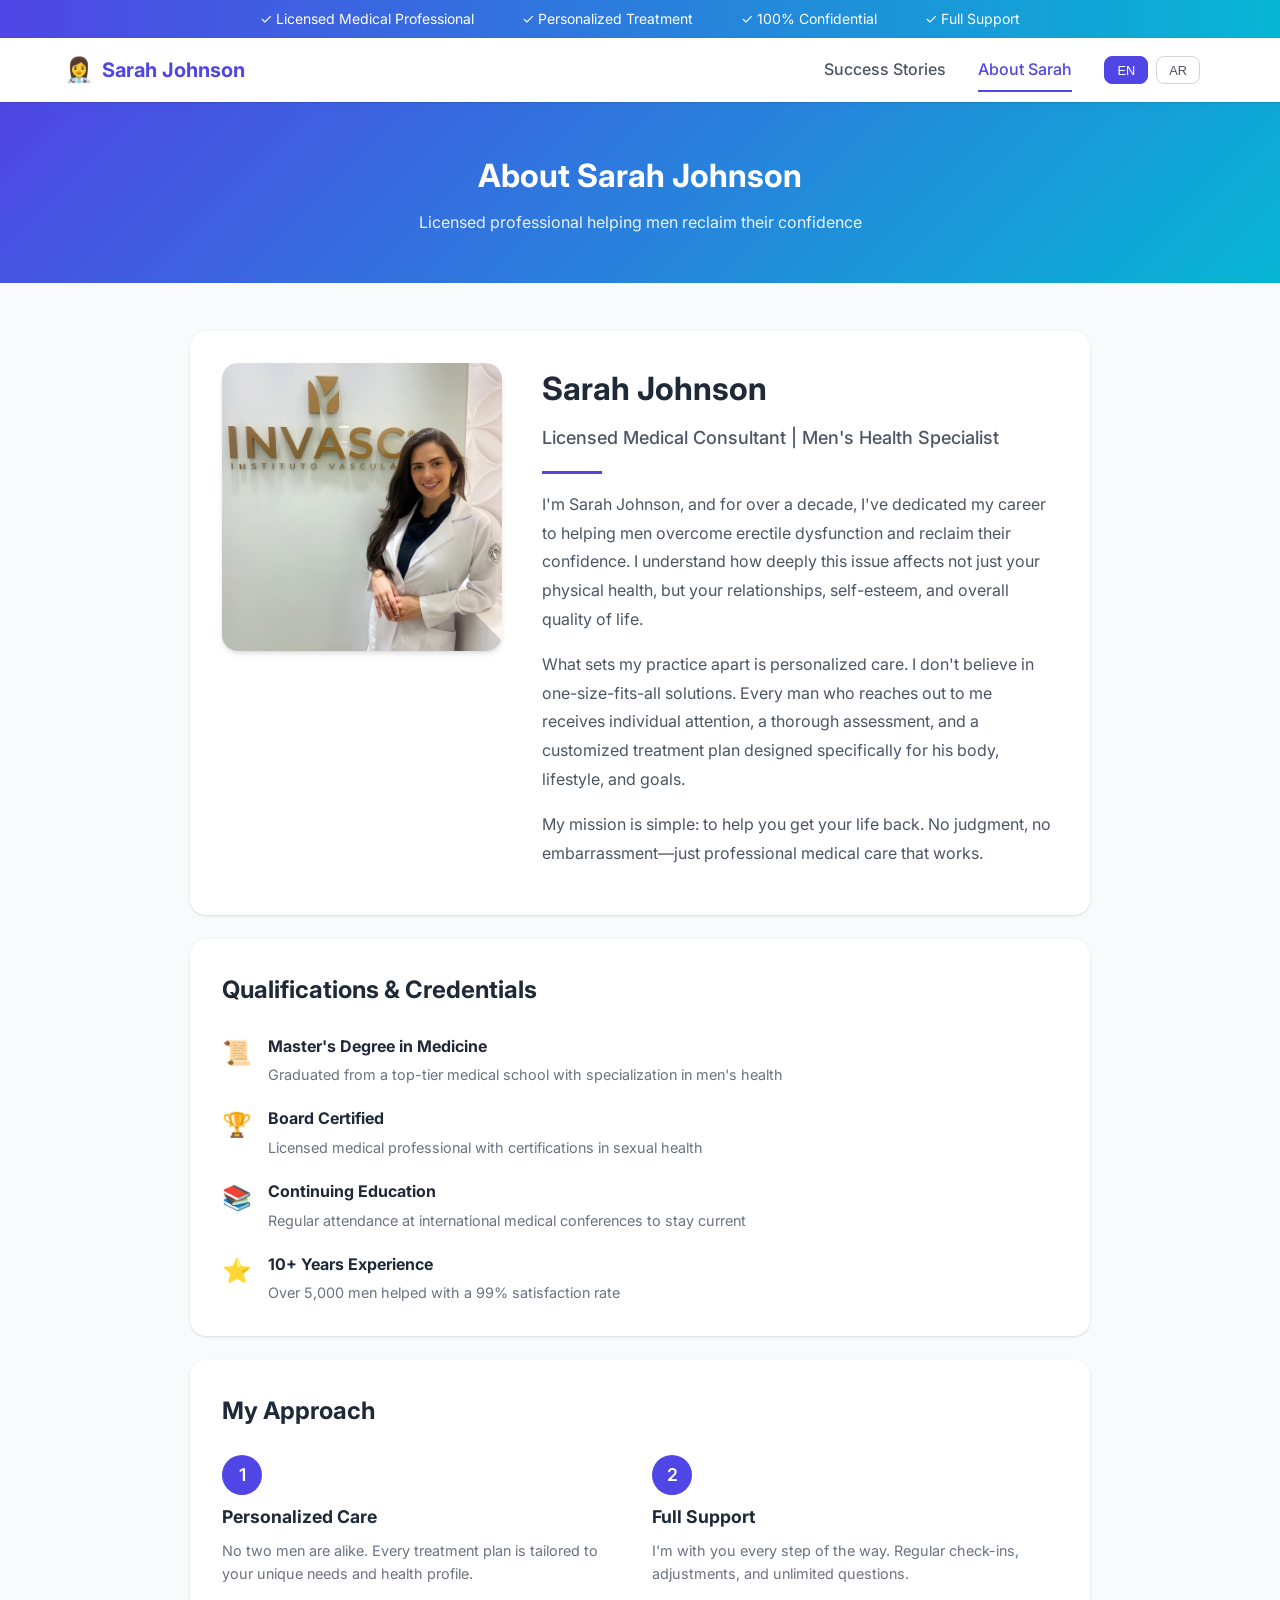
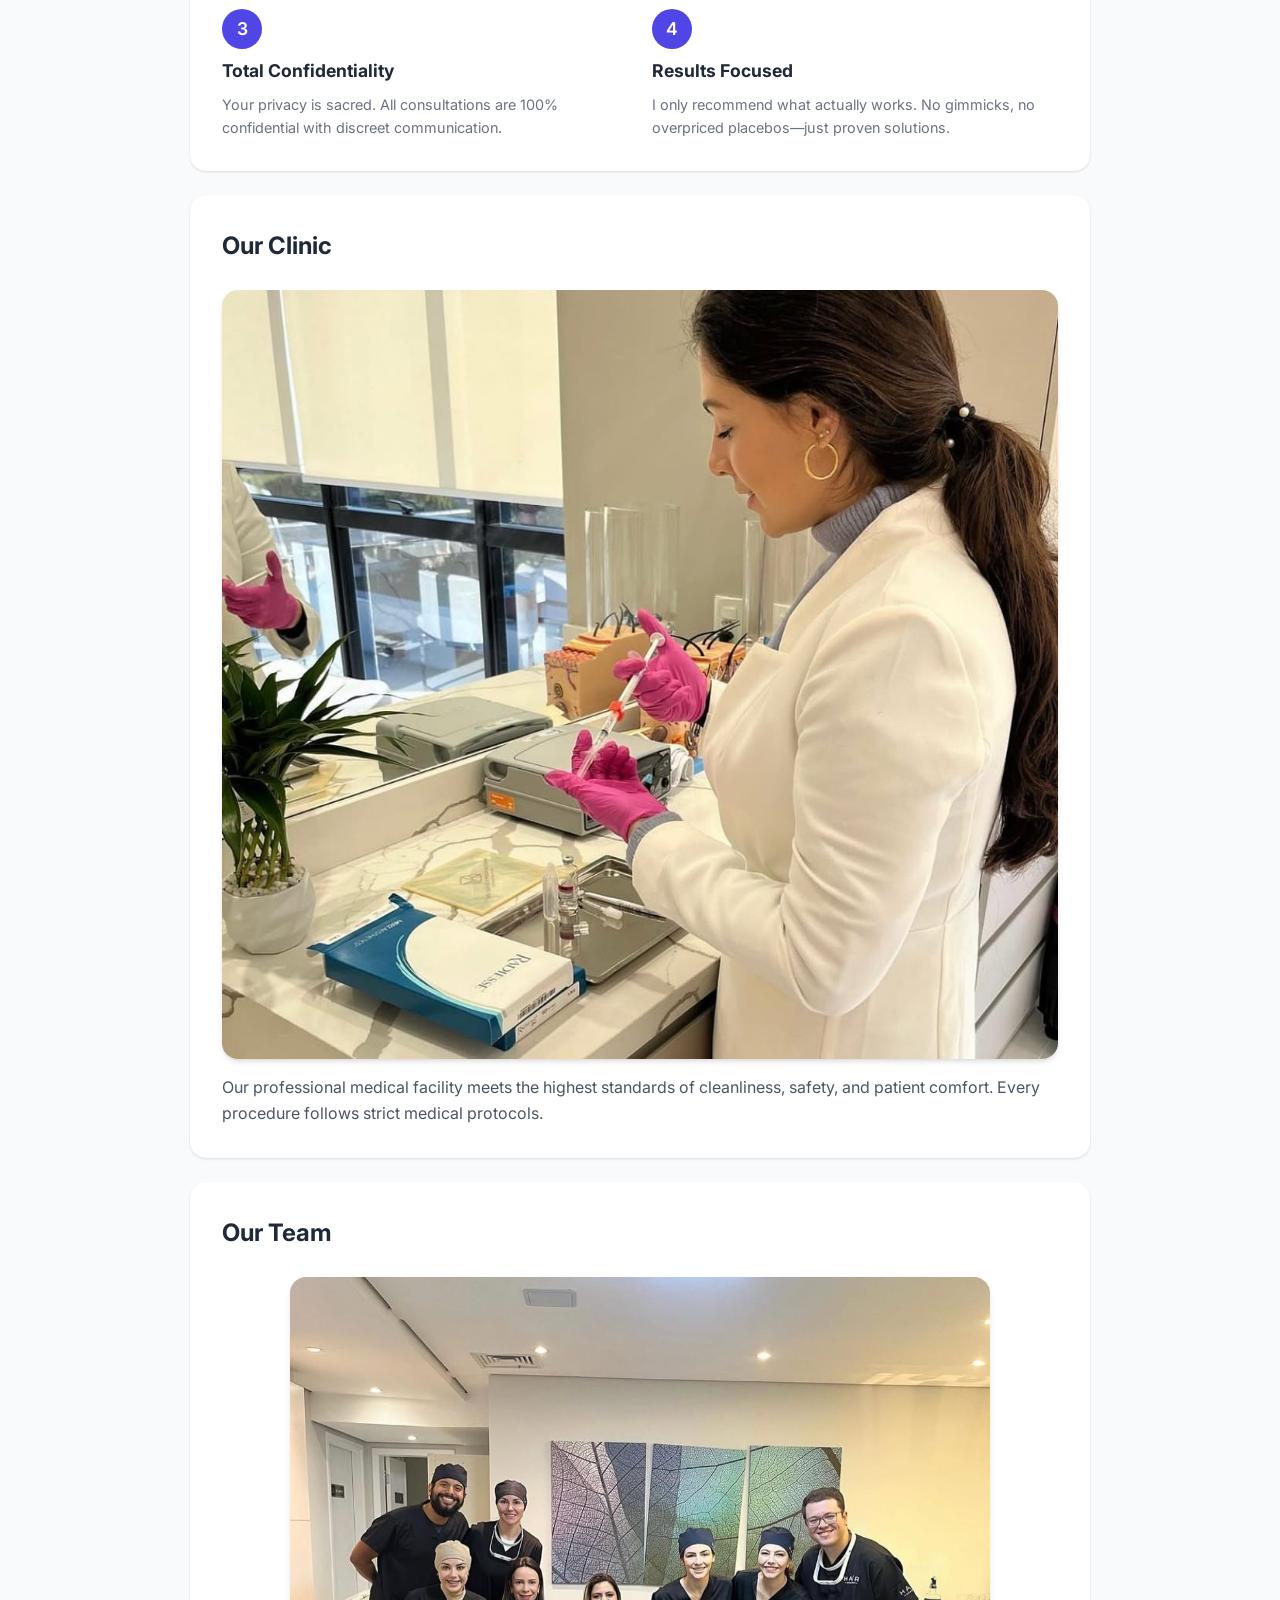
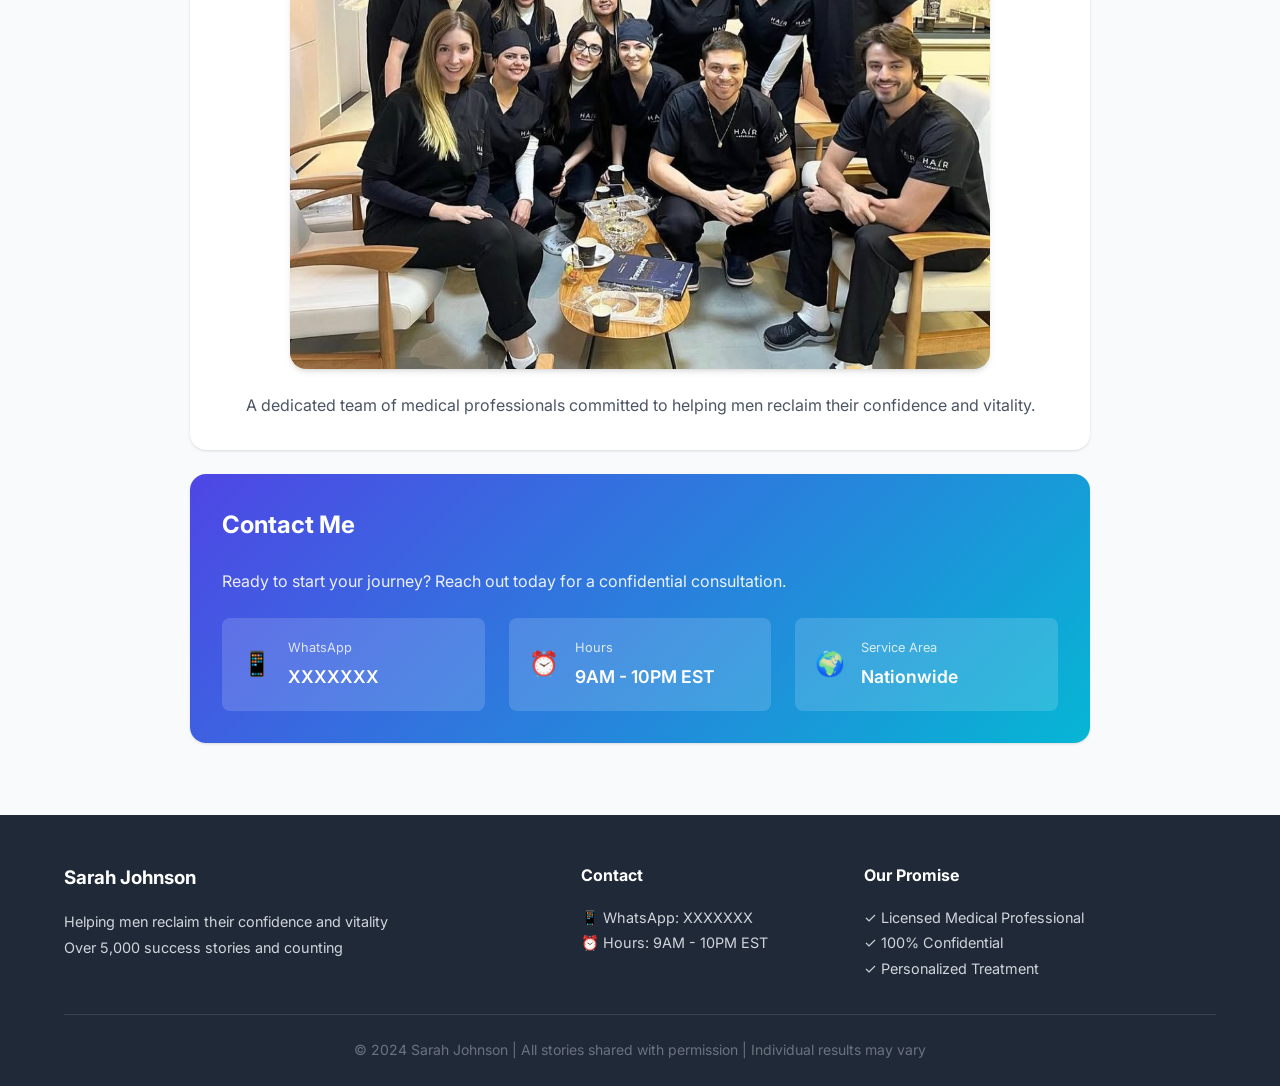
<file: about.html>
<!DOCTYPE html>
<html lang="ar">
<head>
    <meta charset="UTF-8">
    <meta name="viewport" content="width=device-width, initial-scale=1.0">
    <title>About Sarah - Licensed Medical Consultant</title>
    <link rel="stylesheet" href="styles.css?v=9">
    <link href="https://fonts.googleapis.com/css2?family=Inter:wght@400;500;600;700&display=swap" rel="stylesheet">
    <style>
        .about-section {
            padding: 3rem 0;
        }

        .about-content {
            max-width: 900px;
            margin: 0 auto;
        }

        .about-card {
            background: white;
            border-radius: var(--radius-lg);
            padding: 2rem;
            margin-bottom: 1.5rem;
            box-shadow: var(--shadow);
        }

        .about-card h2 {
            font-size: 1.5rem;
            margin-bottom: 1.5rem;
            color: var(--gray-800);
        }

        .sarah-profile {
            display: grid;
            grid-template-columns: 280px 1fr;
            gap: 2.5rem;
            align-items: start;
        }

        .profile-image {
            border-radius: var(--radius-lg);
            overflow: hidden;
            box-shadow: var(--shadow-md);
        }

        .profile-image img {
            width: 100%;
            height: auto;
            display: block;
        }

        .profile-info h2 {
            font-size: 2rem;
            margin-bottom: 0.5rem;
        }

        .profile-title {
            color: var(--primary-color);
            font-weight: 500;
            font-size: 1.125rem;
            margin-bottom: 1rem;
        }

        .profile-divider {
            width: 60px;
            height: 3px;
            background: var(--primary-color);
            margin: 1rem 0;
        }

        .profile-info p {
            color: var(--gray-600);
            line-height: 1.8;
            margin-bottom: 1rem;
        }

        .qualification-list {
            display: grid;
            gap: 1.25rem;
        }

        .qual-item {
            display: flex;
            gap: 1rem;
            align-items: flex-start;
        }

        .qual-icon {
            font-size: 1.5rem;
        }

        .qual-item h4 {
            font-size: 1rem;
            color: var(--gray-800);
            margin-bottom: 0.25rem;
        }

        .qual-item p {
            color: var(--gray-500);
            font-size: 0.9rem;
        }

        .features-grid {
            display: grid;
            grid-template-columns: repeat(2, 1fr);
            gap: 1.5rem;
        }

        .feature-item {
            display: flex;
            flex-direction: column;
            gap: 0.5rem;
        }

        .feature-icon {
            width: 40px;
            height: 40px;
            background: var(--primary-color);
            color: white;
            border-radius: 50%;
            display: flex;
            align-items: center;
            justify-content: center;
            font-weight: 600;
            font-size: 1.1rem;
        }

        .feature-item h3 {
            font-size: 1.1rem;
            color: var(--gray-800);
        }

        .feature-item p {
            font-size: 0.9rem;
            color: var(--gray-500);
        }

        .work-image, .team-photo {
            border-radius: var(--radius-lg);
            overflow: hidden;
            box-shadow: var(--shadow-md);
        }

        .work-image img, .team-photo img {
            width: 100%;
            height: auto;
            display: block;
        }

        .team-photo {
            max-width: 700px;
            margin: 0 auto;
        }

        .contact-card {
            background: linear-gradient(135deg, var(--primary-color), var(--secondary-color));
            color: white;
        }

        .contact-card h2 {
            color: white;
        }

        .contact-card > p {
            color: rgba(255,255,255,0.9);
            margin-bottom: 1.5rem;
        }

        .contact-info-large {
            display: grid;
            grid-template-columns: repeat(3, 1fr);
            gap: 1.5rem;
        }

        .contact-item {
            display: flex;
            align-items: center;
            gap: 1rem;
            background: rgba(255,255,255,0.15);
            padding: 1.25rem;
            border-radius: var(--radius);
        }

        .contact-icon {
            font-size: 1.5rem;
        }

        .contact-label {
            display: block;
            font-size: 0.8rem;
            opacity: 0.8;
            margin-bottom: 0.25rem;
        }

        .contact-value {
            display: block;
            font-size: 1.1rem;
            font-weight: 600;
        }

        @media (max-width: 768px) {
            .sarah-profile {
                grid-template-columns: 1fr;
            }

            .profile-image {
                max-width: 300px;
                margin: 0 auto;
            }

            .features-grid {
                grid-template-columns: 1fr;
            }

            .contact-info-large {
                grid-template-columns: 1fr;
            }
        }
    </style>
</head>
<body>
    <!-- Trust Bar -->
    <div class="trust-bar">
        <div class="container">
            <span>✓ <span data-i18n="trust_licensed">Licensed Medical Professional</span></span>
            <span>✓ <span data-i18n="trust_personalized">Personalized Treatment</span></span>
            <span>✓ <span data-i18n="trust_confidential">100% Confidential</span></span>
            <span>✓ <span data-i18n="trust_support">Full Support</span></span>
        </div>
    </div>

    <!-- Navigation -->
    <nav class="navbar">
        <div class="container">
            <a href="index.html" class="logo">
                <span class="logo-icon">👩‍⚕️</span>
                <span data-i18n="sarah_name">Sarah Johnson</span>
            </a>
            <div class="nav-links">
                <a href="index.html" data-i18n="nav_home">Success Stories</a>
                <a href="about.html" class="active" data-i18n="nav_about">About Sarah</a>
                <div class="lang-switcher">
                    <button class="lang-btn" data-lang="en" onclick="setLanguage('en')">EN</button>
                    <button class="lang-btn" data-lang="ar" onclick="setLanguage('ar')">AR</button>
                </div>
            </div>
            <button class="mobile-menu-btn" onclick="toggleMobileMenu()">☰</button>
        </div>
    </nav>

    <!-- Mobile Menu -->
    <div class="mobile-menu" id="mobileMenu">
        <a href="index.html" data-i18n="nav_home">Success Stories</a>
        <a href="about.html" data-i18n="nav_about">About Sarah</a>
        <div style="padding: 0.75rem 1rem;">
            <button class="lang-btn" data-lang="en" onclick="setLanguage('en')">EN</button>
            <button class="lang-btn" data-lang="ar" onclick="setLanguage('ar')">AR</button>
        </div>
    </div>

    <!-- Page Header -->
    <section class="page-header">
        <div class="container">
            <h1 data-i18n="about_title">About Sarah Johnson</h1>
            <p data-i18n="about_subtitle">Licensed professional helping men reclaim their confidence</p>
        </div>
    </section>

    <!-- About Content -->
    <section class="about-section">
        <div class="container">
            <div class="about-content">
                <!-- Personal Intro -->
                <div class="about-card sarah-profile">
                    <div class="profile-image">
                        <img src="sarah.jpg" alt="Sarah Johnson" onerror="this.style.display='none'">
                    </div>
                    <div class="profile-info">
                        <h2 data-i18n="sarah_name">Sarah Johnson</h2>
                        <p class="profile-title" data-i18n="sarah_title">Licensed Medical Consultant | Men's Health Specialist</p>
                        <div class="profile-divider"></div>
                        <p data-i18n="about_intro1">I'm Sarah Johnson, and for over a decade, I've dedicated my career to helping men overcome erectile dysfunction and reclaim their confidence. I understand how deeply this issue affects not just your physical health, but your relationships, self-esteem, and overall quality of life.</p>
                        <p data-i18n="about_intro2">What sets my practice apart is personalized care. I don't believe in one-size-fits-all solutions. Every man who reaches out to me receives individual attention, a thorough assessment, and a customized treatment plan designed specifically for his body, lifestyle, and goals.</p>
                        <p data-i18n="about_intro3">My mission is simple: to help you get your life back. No judgment, no embarrassment—just professional medical care that works.</p>
                    </div>
                </div>

                <!-- Qualifications -->
                <div class="about-card">
                    <h2 data-i18n="qual_title">🎓 Qualifications & Credentials</h2>
                    <div class="qualification-list">
                        <div class="qual-item">
                            <span class="qual-icon">📜</span>
                            <div>
                                <h4 data-i18n="qual1_title">Master's Degree in Medicine</h4>
                                <p data-i18n="qual1_desc">Graduated from a top-tier medical school with specialization in men's health</p>
                            </div>
                        </div>
                        <div class="qual-item">
                            <span class="qual-icon">🏆</span>
                            <div>
                                <h4 data-i18n="qual2_title">Board Certified</h4>
                                <p data-i18n="qual2_desc">Licensed medical professional with certifications in sexual health</p>
                            </div>
                        </div>
                        <div class="qual-item">
                            <span class="qual-icon">📚</span>
                            <div>
                                <h4 data-i18n="qual3_title">Continuing Education</h4>
                                <p data-i18n="qual3_desc">Regular attendance at international medical conferences to stay current</p>
                            </div>
                        </div>
                        <div class="qual-item">
                            <span class="qual-icon">⭐</span>
                            <div>
                                <h4 data-i18n="qual4_title">10+ Years Experience</h4>
                                <p data-i18n="qual4_desc">Over 5,000 men helped with a 99% satisfaction rate</p>
                            </div>
                        </div>
                    </div>
                </div>

                <!-- Service Philosophy -->
                <div class="about-card">
                    <h2 data-i18n="approach_title">💡 My Approach</h2>
                    <div class="features-grid">
                        <div class="feature-item">
                            <div class="feature-icon">1</div>
                            <h3 data-i18n="approach1_title">Personalized Care</h3>
                            <p data-i18n="approach1_desc">No two men are alike. Every treatment plan is tailored to your unique needs and health profile.</p>
                        </div>
                        <div class="feature-item">
                            <div class="feature-icon">2</div>
                            <h3 data-i18n="approach2_title">Full Support</h3>
                            <p data-i18n="approach2_desc">I'm with you every step of the way. Regular check-ins, adjustments, and unlimited questions.</p>
                        </div>
                        <div class="feature-item">
                            <div class="feature-icon">3</div>
                            <h3 data-i18n="approach3_title">Total Confidentiality</h3>
                            <p data-i18n="approach3_desc">Your privacy is sacred. All consultations are 100% confidential with discreet communication.</p>
                        </div>
                        <div class="feature-item">
                            <div class="feature-icon">4</div>
                            <h3 data-i18n="approach4_title">Results Focused</h3>
                            <p data-i18n="approach4_desc">I only recommend what actually works. No gimmicks, no overpriced placebos—just proven solutions.</p>
                        </div>
                    </div>
                </div>

                <!-- Work Environment -->
                <div class="about-card">
                    <h2 data-i18n="clinic_title">🏥 Our Clinic</h2>
                    <div class="work-image">
                        <img src="work.jpg" alt="Sarah at work" onerror="this.style.display='none'">
                    </div>
                    <p style="margin-top: 1rem; color: var(--gray-600);" data-i18n="clinic_desc">
                        Our professional medical facility meets the highest standards of cleanliness, safety, and patient comfort. Every procedure follows strict medical protocols.
                    </p>
                </div>

                <!-- Team -->
                <div class="about-card">
                    <h2 data-i18n="about_team_title">👥 Our Team</h2>
                    <div class="team-photo">
                        <img src="team.jpg" alt="Our medical team" onerror="this.style.display='none'">
                    </div>
                    <p style="margin-top: 1.5rem; color: var(--gray-600); text-align: center;" data-i18n="about_team_desc">
                        A dedicated team of medical professionals committed to helping men reclaim their confidence and vitality.
                    </p>
                </div>

                <!-- Contact -->
                <div class="about-card contact-card">
                    <h2 data-i18n="contact_title">📞 Contact Me</h2>
                    <p data-i18n="contact_desc">Ready to start your journey? Reach out today for a confidential consultation.</p>
                    <div class="contact-info-large">
                        <div class="contact-item">
                            <span class="contact-icon">📱</span>
                            <div>
                                <span class="contact-label" data-i18n="contact_whatsapp">WhatsApp</span>
                                <span class="contact-value">XXXXXXX</span>
                            </div>
                        </div>
                        <div class="contact-item">
                            <span class="contact-icon">⏰</span>
                            <div>
                                <span class="contact-label" data-i18n="contact_hours">Hours</span>
                                <span class="contact-value">9AM - 10PM EST</span>
                            </div>
                        </div>
                        <div class="contact-item">
                            <span class="contact-icon">🌍</span>
                            <div>
                                <span class="contact-label" data-i18n="contact_area">Service Area</span>
                                <span class="contact-value" data-i18n="contact_nationwide">Nationwide</span>
                            </div>
                        </div>
                    </div>
                </div>
            </div>
        </div>
    </section>

    <!-- Footer -->
    <footer class="footer">
        <div class="container">
            <div class="footer-content">
                <div class="footer-section">
                    <h3 data-i18n="sarah_name">Sarah Johnson</h3>
                    <p><span data-i18n="footer_tagline">Helping men reclaim their confidence and vitality</span><br><span data-i18n="footer_stories">Over 5,000 success stories and counting</span></p>
                </div>
                <div class="footer-section">
                    <h4 data-i18n="footer_contact">Contact</h4>
                    <p>📱 <span data-i18n="footer_whatsapp">WhatsApp: XXXXXXX</span></p>
                    <p>⏰ <span data-i18n="footer_hours">Hours: 9AM - 10PM EST</span></p>
                </div>
                <div class="footer-section">
                    <h4 data-i18n="footer_promise">Our Promise</h4>
                    <p>✓ <span data-i18n="trust_licensed">Licensed Professional</span><br>✓ <span data-i18n="trust_confidential">100% Confidential</span><br>✓ <span data-i18n="trust_personalized">Personalized Care</span></p>
                </div>
            </div>
            <div class="footer-bottom">
                <p data-i18n="footer_copy">© 2024 Sarah Johnson | All stories shared with permission | Individual results may vary</p>
            </div>
        </div>
    </footer>

    <script src="data.js?v=9"></script>
    <script src="app.js?v=9"></script>
</body>
</html>
</file>
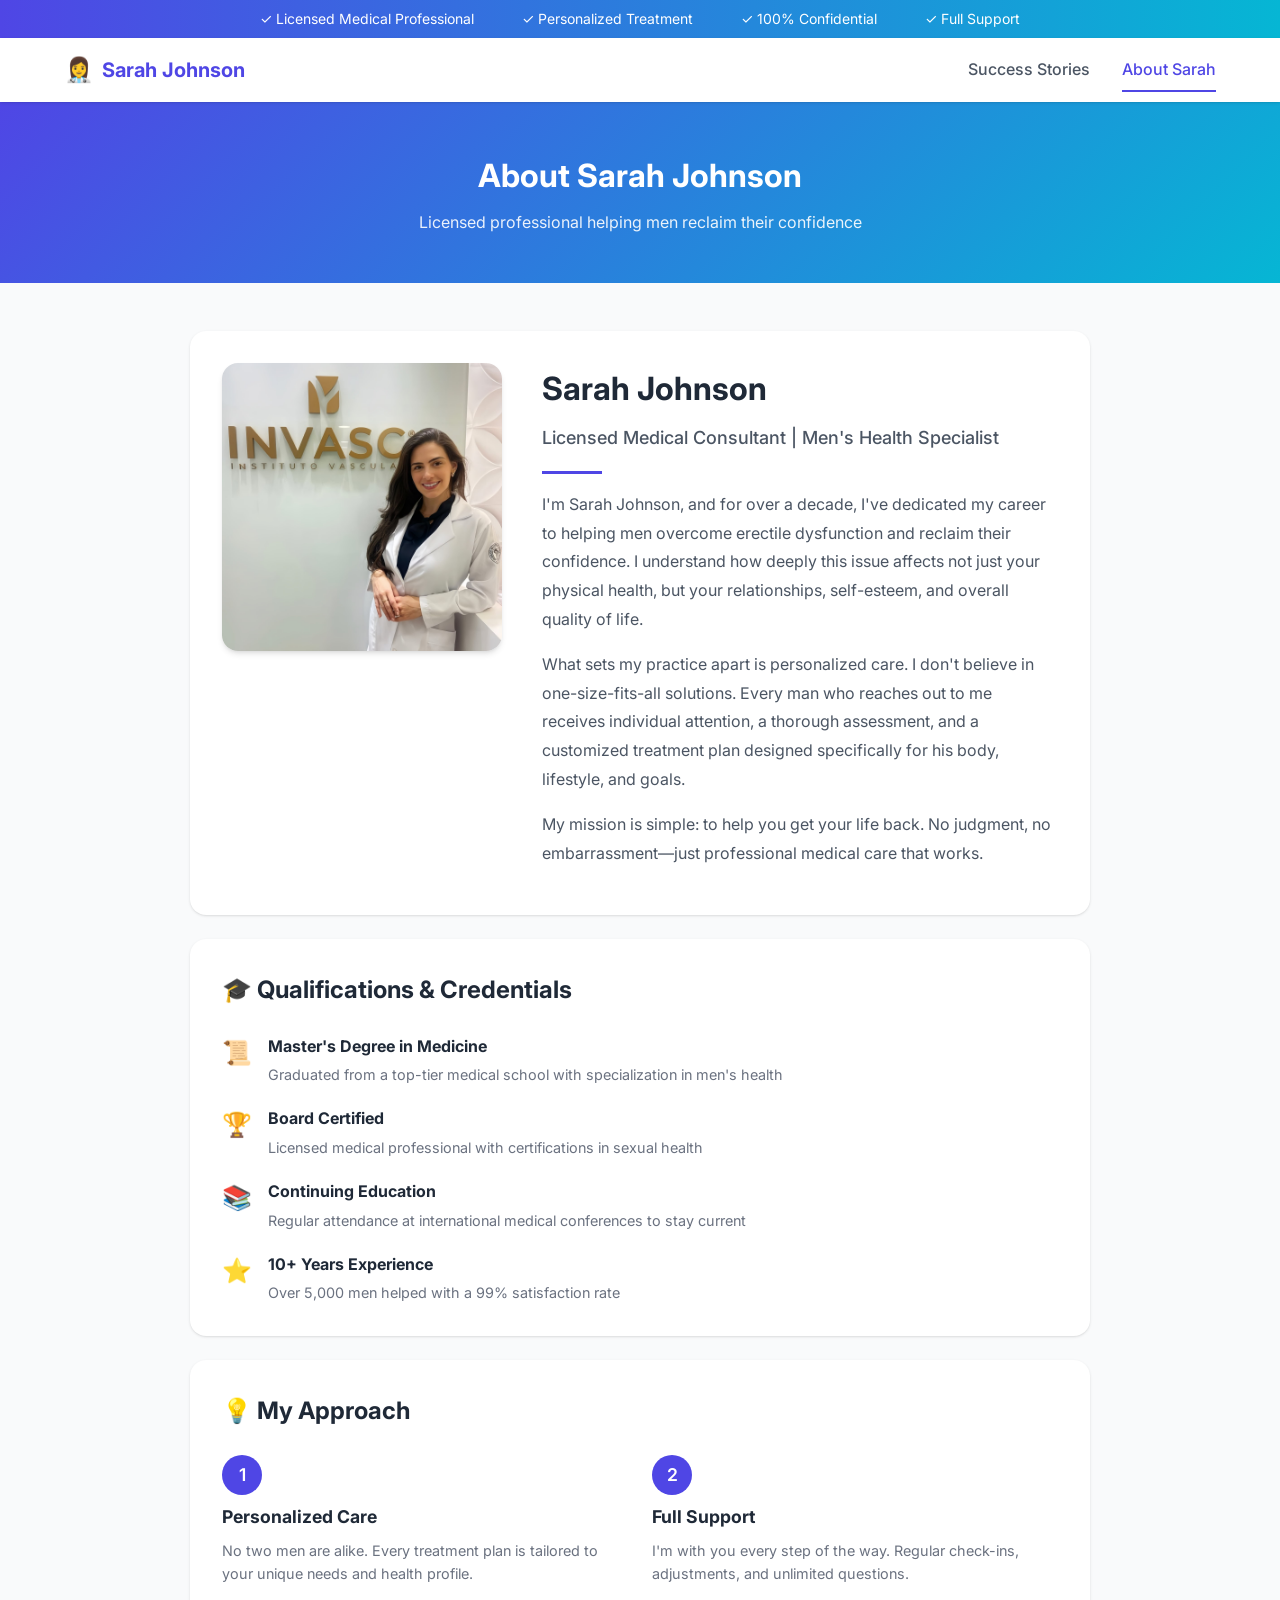
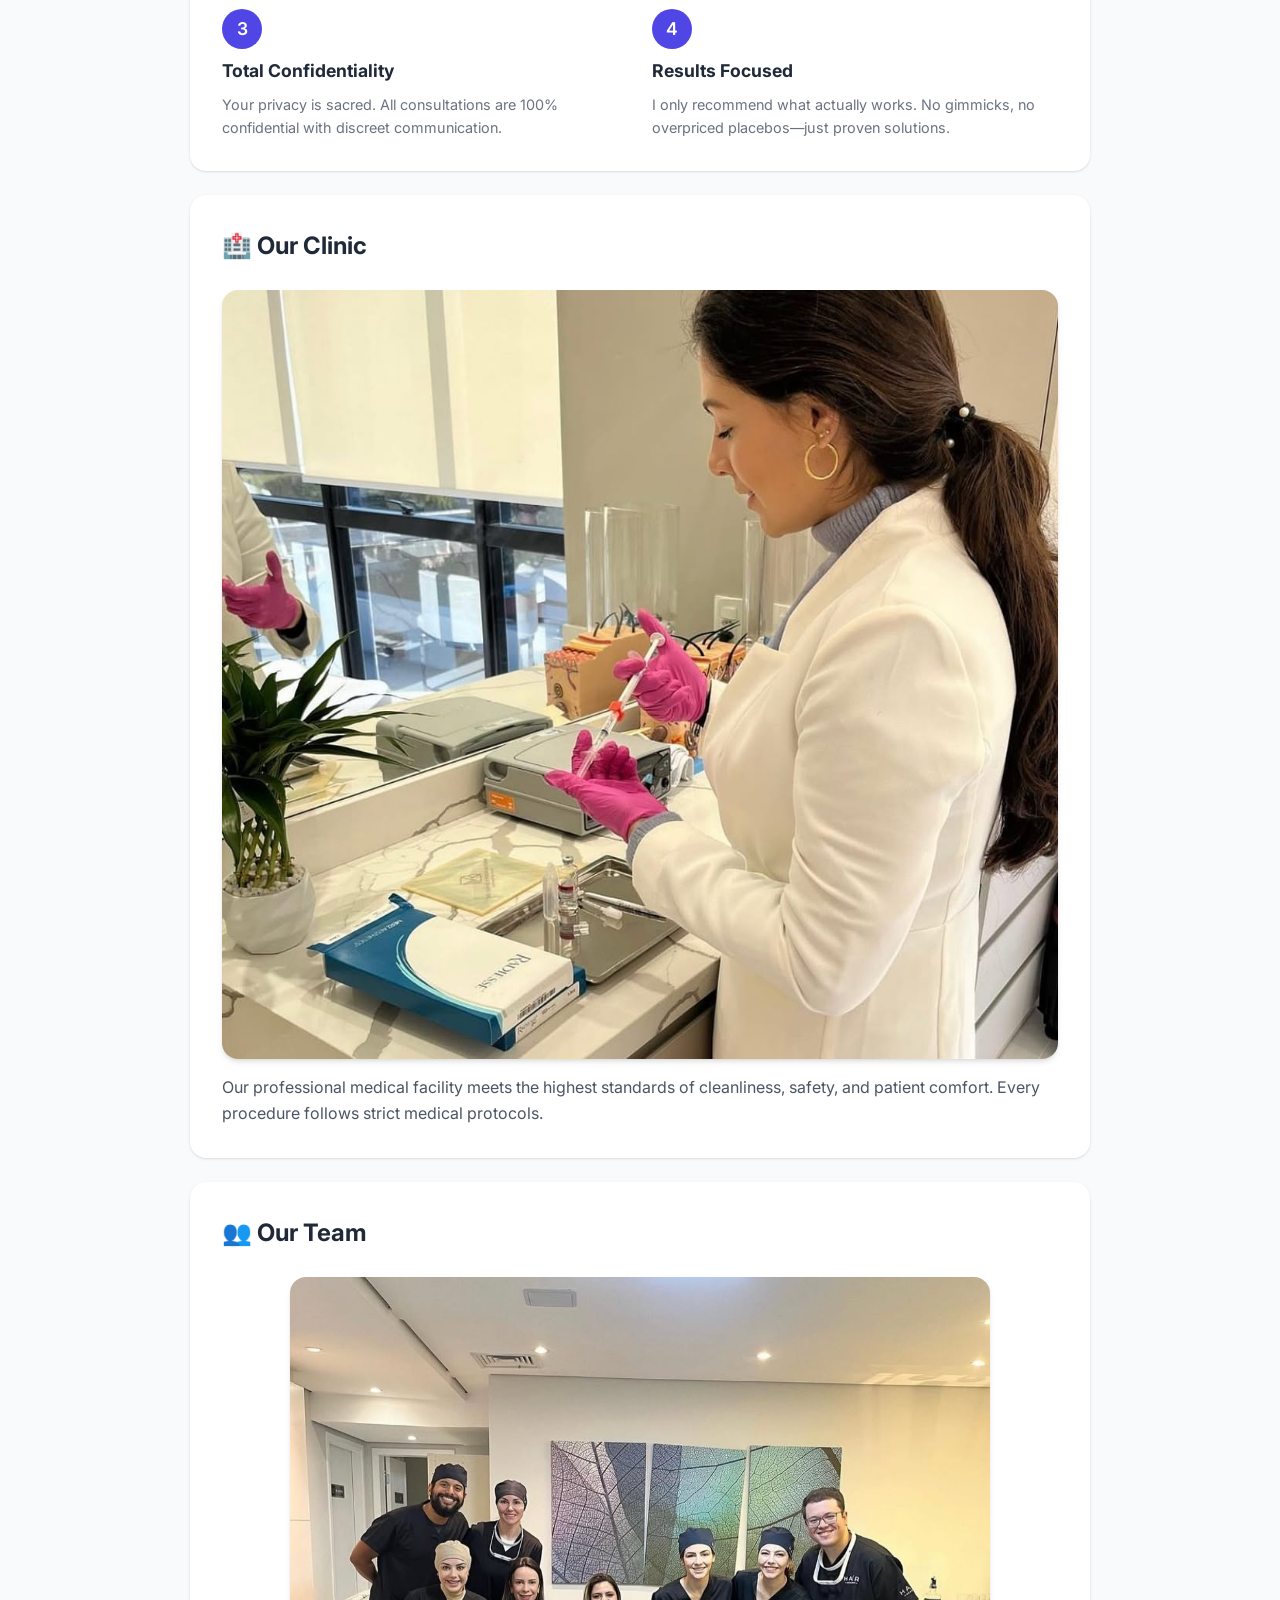
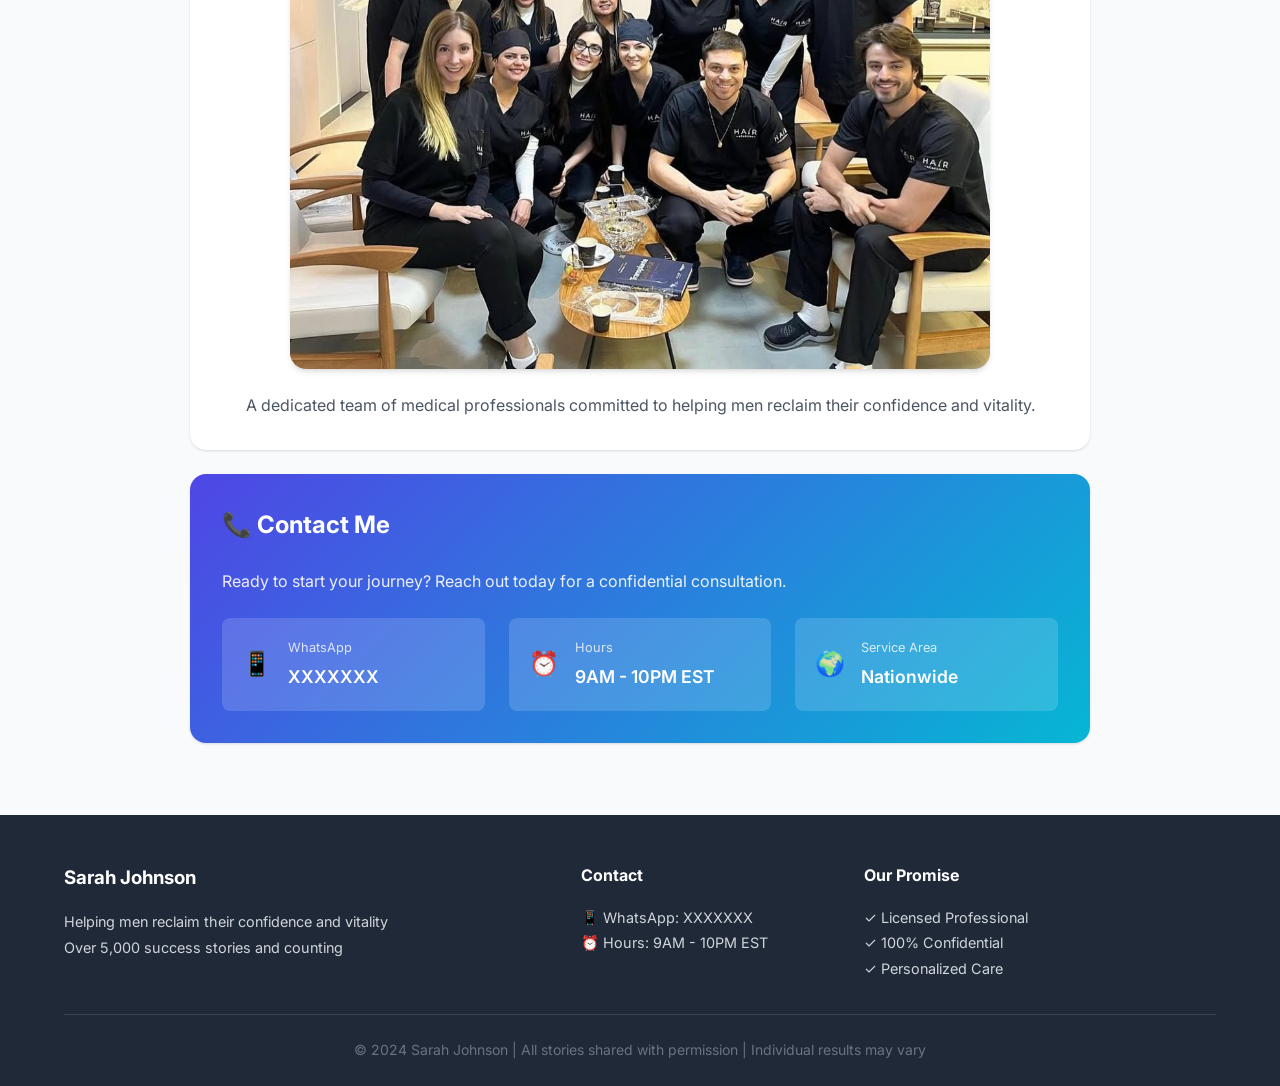
<file: about_副本.html>
<!DOCTYPE html>
<html lang="en">
<head>
    <meta charset="UTF-8">
    <meta name="viewport" content="width=device-width, initial-scale=1.0">
    <title>About Sarah - Licensed Medical Consultant</title>
    <link rel="stylesheet" href="styles.css">
    <link href="https://fonts.googleapis.com/css2?family=Inter:wght@400;500;600;700&display=swap" rel="stylesheet">
    <style>
        .about-section {
            padding: 3rem 0;
        }

        .about-content {
            max-width: 900px;
            margin: 0 auto;
        }

        .about-card {
            background: white;
            border-radius: var(--radius-lg);
            padding: 2rem;
            margin-bottom: 1.5rem;
            box-shadow: var(--shadow);
        }

        .about-card h2 {
            font-size: 1.5rem;
            margin-bottom: 1.5rem;
            color: var(--gray-800);
        }

        .sarah-profile {
            display: grid;
            grid-template-columns: 280px 1fr;
            gap: 2.5rem;
            align-items: start;
        }

        .profile-image {
            border-radius: var(--radius-lg);
            overflow: hidden;
            box-shadow: var(--shadow-md);
        }

        .profile-image img {
            width: 100%;
            height: auto;
            display: block;
        }

        .profile-info h2 {
            font-size: 2rem;
            margin-bottom: 0.5rem;
        }

        .profile-title {
            color: var(--primary-color);
            font-weight: 500;
            font-size: 1.125rem;
            margin-bottom: 1rem;
        }

        .profile-divider {
            width: 60px;
            height: 3px;
            background: var(--primary-color);
            margin: 1rem 0;
        }

        .profile-info p {
            color: var(--gray-600);
            line-height: 1.8;
            margin-bottom: 1rem;
        }

        .qualification-list {
            display: grid;
            gap: 1.25rem;
        }

        .qual-item {
            display: flex;
            gap: 1rem;
            align-items: flex-start;
        }

        .qual-icon {
            font-size: 1.5rem;
        }

        .qual-item h4 {
            font-size: 1rem;
            color: var(--gray-800);
            margin-bottom: 0.25rem;
        }

        .qual-item p {
            color: var(--gray-500);
            font-size: 0.9rem;
        }

        .features-grid {
            display: grid;
            grid-template-columns: repeat(2, 1fr);
            gap: 1.5rem;
        }

        .feature-item {
            display: flex;
            flex-direction: column;
            gap: 0.5rem;
        }

        .feature-icon {
            width: 40px;
            height: 40px;
            background: var(--primary-color);
            color: white;
            border-radius: 50%;
            display: flex;
            align-items: center;
            justify-content: center;
            font-weight: 600;
            font-size: 1.1rem;
        }

        .feature-item h3 {
            font-size: 1.1rem;
            color: var(--gray-800);
        }

        .feature-item p {
            font-size: 0.9rem;
            color: var(--gray-500);
        }

        .work-image, .team-photo {
            border-radius: var(--radius-lg);
            overflow: hidden;
            box-shadow: var(--shadow-md);
        }

        .work-image img, .team-photo img {
            width: 100%;
            height: auto;
            display: block;
        }

        .team-photo {
            max-width: 700px;
            margin: 0 auto;
        }

        .contact-card {
            background: linear-gradient(135deg, var(--primary-color), var(--secondary-color));
            color: white;
        }

        .contact-card h2 {
            color: white;
        }

        .contact-card > p {
            color: rgba(255,255,255,0.9);
            margin-bottom: 1.5rem;
        }

        .contact-info-large {
            display: grid;
            grid-template-columns: repeat(3, 1fr);
            gap: 1.5rem;
        }

        .contact-item {
            display: flex;
            align-items: center;
            gap: 1rem;
            background: rgba(255,255,255,0.15);
            padding: 1.25rem;
            border-radius: var(--radius);
        }

        .contact-icon {
            font-size: 1.5rem;
        }

        .contact-label {
            display: block;
            font-size: 0.8rem;
            opacity: 0.8;
            margin-bottom: 0.25rem;
        }

        .contact-value {
            display: block;
            font-size: 1.1rem;
            font-weight: 600;
        }

        @media (max-width: 768px) {
            .sarah-profile {
                grid-template-columns: 1fr;
            }

            .profile-image {
                max-width: 300px;
                margin: 0 auto;
            }

            .features-grid {
                grid-template-columns: 1fr;
            }

            .contact-info-large {
                grid-template-columns: 1fr;
            }
        }
    </style>
</head>
<body>
    <!-- Trust Bar -->
    <div class="trust-bar">
        <div class="container">
            <span>✓ Licensed Medical Professional</span>
            <span>✓ Personalized Treatment</span>
            <span>✓ 100% Confidential</span>
            <span>✓ Full Support</span>
        </div>
    </div>

    <!-- Navigation -->
    <nav class="navbar">
        <div class="container">
            <a href="index.html" class="logo">
                <span class="logo-icon">👩‍⚕️</span>
                <span>Sarah Johnson</span>
            </a>
            <div class="nav-links">
                <a href="index.html">Success Stories</a>
                <a href="about.html" class="active">About Sarah</a>
            </div>
            <button class="mobile-menu-btn" onclick="toggleMobileMenu()">☰</button>
        </div>
    </nav>

    <!-- Mobile Menu -->
    <div class="mobile-menu" id="mobileMenu">
        <a href="index.html">Success Stories</a>
        <a href="about.html">About Sarah</a>
    </div>

    <!-- Page Header -->
    <section class="page-header">
        <div class="container">
            <h1>About Sarah Johnson</h1>
            <p>Licensed professional helping men reclaim their confidence</p>
        </div>
    </section>

    <!-- About Content -->
    <section class="about-section">
        <div class="container">
            <div class="about-content">
                <!-- Personal Intro -->
                <div class="about-card sarah-profile">
                    <div class="profile-image">
                        <img src="sarah.jpg" alt="Sarah Johnson" onerror="this.style.display='none'">
                    </div>
                    <div class="profile-info">
                        <h2>Sarah Johnson</h2>
                        <p class="profile-title">Licensed Medical Consultant | Men's Health Specialist</p>
                        <div class="profile-divider"></div>
                        <p>I'm Sarah Johnson, and for over a decade, I've dedicated my career to helping men overcome erectile dysfunction and reclaim their confidence. I understand how deeply this issue affects not just your physical health, but your relationships, self-esteem, and overall quality of life.</p>
                        <p>What sets my practice apart is personalized care. I don't believe in one-size-fits-all solutions. Every man who reaches out to me receives individual attention, a thorough assessment, and a customized treatment plan designed specifically for his body, lifestyle, and goals.</p>
                        <p>My mission is simple: to help you get your life back. No judgment, no embarrassment—just professional medical care that works.</p>
                    </div>
                </div>

                <!-- Qualifications -->
                <div class="about-card">
                    <h2>🎓 Qualifications & Credentials</h2>
                    <div class="qualification-list">
                        <div class="qual-item">
                            <span class="qual-icon">📜</span>
                            <div>
                                <h4>Master's Degree in Medicine</h4>
                                <p>Graduated from a top-tier medical school with specialization in men's health</p>
                            </div>
                        </div>
                        <div class="qual-item">
                            <span class="qual-icon">🏆</span>
                            <div>
                                <h4>Board Certified</h4>
                                <p>Licensed medical professional with certifications in sexual health</p>
                            </div>
                        </div>
                        <div class="qual-item">
                            <span class="qual-icon">📚</span>
                            <div>
                                <h4>Continuing Education</h4>
                                <p>Regular attendance at international medical conferences to stay current</p>
                            </div>
                        </div>
                        <div class="qual-item">
                            <span class="qual-icon">⭐</span>
                            <div>
                                <h4>10+ Years Experience</h4>
                                <p>Over 5,000 men helped with a 99% satisfaction rate</p>
                            </div>
                        </div>
                    </div>
                </div>

                <!-- Service Philosophy -->
                <div class="about-card">
                    <h2>💡 My Approach</h2>
                    <div class="features-grid">
                        <div class="feature-item">
                            <div class="feature-icon">1</div>
                            <h3>Personalized Care</h3>
                            <p>No two men are alike. Every treatment plan is tailored to your unique needs and health profile.</p>
                        </div>
                        <div class="feature-item">
                            <div class="feature-icon">2</div>
                            <h3>Full Support</h3>
                            <p>I'm with you every step of the way. Regular check-ins, adjustments, and unlimited questions.</p>
                        </div>
                        <div class="feature-item">
                            <div class="feature-icon">3</div>
                            <h3>Total Confidentiality</h3>
                            <p>Your privacy is sacred. All consultations are 100% confidential with discreet communication.</p>
                        </div>
                        <div class="feature-item">
                            <div class="feature-icon">4</div>
                            <h3>Results Focused</h3>
                            <p>I only recommend what actually works. No gimmicks, no overpriced placebos—just proven solutions.</p>
                        </div>
                    </div>
                </div>

                <!-- Work Environment -->
                <div class="about-card">
                    <h2>🏥 Our Clinic</h2>
                    <div class="work-image">
                        <img src="work.jpg" alt="Sarah at work" onerror="this.style.display='none'">
                    </div>
                    <p style="margin-top: 1rem; color: var(--gray-600);">
                        Our professional medical facility meets the highest standards of cleanliness, safety, and patient comfort. Every procedure follows strict medical protocols.
                    </p>
                </div>

                <!-- Team -->
                <div class="about-card">
                    <h2>👥 Our Team</h2>
                    <div class="team-photo">
                        <img src="team.jpg" alt="Our medical team" onerror="this.style.display='none'">
                    </div>
                    <p style="margin-top: 1.5rem; color: var(--gray-600); text-align: center;">
                        A dedicated team of medical professionals committed to helping men reclaim their confidence and vitality.
                    </p>
                </div>

                <!-- Contact -->
                <div class="about-card contact-card">
                    <h2>📞 Contact Me</h2>
                    <p>Ready to start your journey? Reach out today for a confidential consultation.</p>
                    <div class="contact-info-large">
                        <div class="contact-item">
                            <span class="contact-icon">📱</span>
                            <div>
                                <span class="contact-label">WhatsApp</span>
                                <span class="contact-value">XXXXXXX</span>
                            </div>
                        </div>
                        <div class="contact-item">
                            <span class="contact-icon">⏰</span>
                            <div>
                                <span class="contact-label">Hours</span>
                                <span class="contact-value">9AM - 10PM EST</span>
                            </div>
                        </div>
                        <div class="contact-item">
                            <span class="contact-icon">🌍</span>
                            <div>
                                <span class="contact-label">Service Area</span>
                                <span class="contact-value">Nationwide</span>
                            </div>
                        </div>
                    </div>
                </div>
            </div>
        </div>
    </section>

    <!-- Footer -->
    <footer class="footer">
        <div class="container">
            <div class="footer-content">
                <div class="footer-section">
                    <h3>Sarah Johnson</h3>
                    <p>Helping men reclaim their confidence and vitality<br>Over 5,000 success stories and counting</p>
                </div>
                <div class="footer-section">
                    <h4>Contact</h4>
                    <p>📱 WhatsApp: XXXXXXX</p>
                    <p>⏰ Hours: 9AM - 10PM EST</p>
                </div>
                <div class="footer-section">
                    <h4>Our Promise</h4>
                    <p>✓ Licensed Professional<br>✓ 100% Confidential<br>✓ Personalized Care</p>
                </div>
            </div>
            <div class="footer-bottom">
                <p>© 2024 Sarah Johnson | All stories shared with permission | Individual results may vary</p>
            </div>
        </div>
    </footer>

    <script src="data.js"></script>
    <script src="app.js"></script>
</body>
</html>
</file>
<file: styles.css>
/* Base Styles Reset */
* {
    margin: 0;
    padding: 0;
    box-sizing: border-box;
}

:root {
    --primary-color: #4f46e5;
    --primary-hover: #4338ca;
    --secondary-color: #06b6d4;
    --success-color: #10b981;
    --warning-color: #f59e0b;
    --danger-color: #ef4444;
    --gold-color: #fbbf24;
    --gray-50: #f9fafb;
    --gray-100: #f3f4f6;
    --gray-200: #e5e7eb;
    --gray-300: #d1d5db;
    --gray-400: #9ca3af;
    --gray-500: #6b7280;
    --gray-600: #4b5563;
    --gray-700: #374151;
    --gray-800: #1f2937;
    --gray-900: #111827;
    --shadow-sm: 0 1px 2px 0 rgba(0, 0, 0, 0.05);
    --shadow: 0 1px 3px 0 rgba(0, 0, 0, 0.1), 0 1px 2px -1px rgba(0, 0, 0, 0.1);
    --shadow-md: 0 4px 6px -1px rgba(0, 0, 0, 0.1), 0 2px 4px -2px rgba(0, 0, 0, 0.1);
    --shadow-lg: 0 10px 15px -3px rgba(0, 0, 0, 0.1), 0 4px 6px -4px rgba(0, 0, 0, 0.1);
    --shadow-xl: 0 20px 25px -5px rgba(0, 0, 0, 0.1), 0 8px 10px -6px rgba(0, 0, 0, 0.1);
    --radius-sm: 0.25rem;
    --radius: 0.5rem;
    --radius-md: 0.75rem;
    --radius-lg: 1rem;
    --radius-xl: 1.5rem;
}

body {
    font-family: 'Inter', -apple-system, BlinkMacSystemFont, 'Segoe UI', Roboto, 'Helvetica Neue', Arial, sans-serif;
    line-height: 1.6;
    color: var(--gray-800);
    background-color: var(--gray-50);
}

body[dir="rtl"] {
    font-family: 'Inter', 'Segoe UI', 'Tahoma', 'Arial', sans-serif;
}

.container {
    max-width: 1200px;
    margin: 0 auto;
    padding: 0 1.5rem;
}

/* Language Switcher */
.lang-switcher {
    display: flex;
    align-items: center;
    gap: 0.5rem;
    margin-right: 1rem;
}

body[dir="rtl"] .lang-switcher {
    margin-right: 0;
    margin-left: 1rem;
}

.lang-btn {
    background: transparent;
    border: 1px solid var(--gray-300);
    color: var(--gray-600);
    padding: 0.35rem 0.75rem;
    border-radius: var(--radius);
    font-size: 0.8rem;
    font-weight: 500;
    cursor: pointer;
    transition: all 0.2s;
}

.lang-btn:hover,
.lang-btn.active {
    background: var(--primary-color);
    color: white;
    border-color: var(--primary-color);
}

/* Top Trust Bar */
.trust-bar {
    background: linear-gradient(90deg, var(--primary-color), var(--secondary-color));
    color: white;
    padding: 0.5rem 0;
}

.trust-bar .container {
    display: flex;
    justify-content: center;
    gap: 3rem;
    font-size: 0.875rem;
}

.trust-bar span {
    display: flex;
    align-items: center;
    gap: 0.25rem;
}

body[dir="rtl"] .trust-bar span {
    flex-direction: row-reverse;
}

/* Navigation Bar */
.navbar {
    background: white;
    box-shadow: var(--shadow);
    position: sticky;
    top: 0;
    z-index: 100;
}

.navbar .container {
    display: flex;
    align-items: center;
    justify-content: space-between;
    height: 4rem;
}

.logo {
    display: flex;
    align-items: center;
    gap: 0.5rem;
    font-size: 1.25rem;
    font-weight: 700;
    color: var(--primary-color);
    text-decoration: none;
}

body[dir="rtl"] .logo {
    flex-direction: row-reverse;
}

.logo-icon {
    font-size: 1.5rem;
}

.nav-links {
    display: flex;
    align-items: center;
    gap: 2rem;
}

.nav-links a {
    color: var(--gray-600);
    text-decoration: none;
    font-weight: 500;
    padding: 0.5rem 0;
    border-bottom: 2px solid transparent;
    transition: all 0.2s;
}

.nav-links a:hover,
.nav-links a.active {
    color: var(--primary-color);
    border-bottom-color: var(--primary-color);
}

.mobile-menu-btn {
    display: none;
    background: none;
    border: none;
    font-size: 1.5rem;
    cursor: pointer;
    color: var(--gray-600);
}

.mobile-menu {
    display: none;
    position: absolute;
    top: 4rem;
    left: 0;
    right: 0;
    background: white;
    box-shadow: var(--shadow-lg);
    padding: 1rem;
    z-index: 99;
}

.mobile-menu a {
    display: block;
    padding: 0.75rem 1rem;
    color: var(--gray-700);
    text-decoration: none;
    border-radius: var(--radius);
    transition: background 0.2s;
}

.mobile-menu a:hover {
    background: var(--gray-100);
}

.mobile-menu.show {
    display: block;
}

/* Hero Section */
.hero {
    background: linear-gradient(135deg, var(--primary-color) 0%, var(--secondary-color) 100%);
    color: white;
    padding: 5rem 0;
    text-align: center;
}

.hero-badge {
    display: inline-block;
    background: rgba(255,255,255,0.2);
    padding: 0.5rem 1.5rem;
    border-radius: 2rem;
    font-size: 0.9rem;
    margin-bottom: 1.5rem;
    backdrop-filter: blur(10px);
}

.hero h1 {
    font-size: 2.5rem;
    font-weight: 700;
    margin-bottom: 1rem;
}

.hero p {
    font-size: 1.125rem;
    opacity: 0.9;
    margin-bottom: 2rem;
}

.hero-stats {
    display: flex;
    justify-content: center;
    gap: 4rem;
    margin-top: 3rem;
}

.hero-stat {
    text-align: center;
}

.hero-stat-number {
    display: block;
    font-size: 3rem;
    font-weight: 700;
    line-height: 1;
}

.hero-stat-label {
    font-size: 0.9rem;
    opacity: 0.9;
    margin-top: 0.5rem;
}

/* Sarah Intro Card */
.sarah-intro {
    padding: 4rem 0;
    background: white;
}

.sarah-card {
    display: grid;
    grid-template-columns: 300px 1fr;
    gap: 3rem;
    background: linear-gradient(135deg, #f8fafc 0%, #f1f5f9 100%);
    border-radius: var(--radius-xl);
    padding: 3rem;
    box-shadow: var(--shadow-lg);
    align-items: center;
}

body[dir="rtl"] .sarah-card {
    direction: rtl;
}

.sarah-image {
    width: 100%;
    aspect-ratio: 1;
    border-radius: var(--radius-lg);
    overflow: hidden;
    box-shadow: var(--shadow-md);
}

.sarah-image img {
    width: 100%;
    height: 100%;
    object-fit: cover;
}

.sarah-info h2 {
    font-size: 2rem;
    color: var(--gray-800);
    margin-bottom: 0.5rem;
}

.sarah-title {
    font-size: 1.125rem;
    color: var(--primary-color);
    font-weight: 500;
    margin-bottom: 1.5rem;
}

.sarah-desc {
    color: var(--gray-600);
    line-height: 1.8;
    margin-bottom: 1.5rem;
    font-size: 1rem;
}

.sarah-certs {
    display: flex;
    gap: 0.75rem;
    flex-wrap: wrap;
}

body[dir="rtl"] .sarah-certs {
    flex-direction: row-reverse;
    justify-content: flex-start;
}

.cert-badge {
    background: var(--primary-color);
    color: white;
    padding: 0.5rem 1rem;
    border-radius: 2rem;
    font-size: 0.875rem;
    font-weight: 500;
}

/* Statistics */
.stats {
    background: var(--gray-100);
    padding: 3rem 0;
}

.stats .container {
    display: flex;
    justify-content: center;
    gap: 6rem;
}

.stat-item {
    text-align: center;
}

.stat-number {
    display: block;
    font-size: 2.5rem;
    font-weight: 700;
    color: var(--primary-color);
}

.stat-label {
    color: var(--gray-500);
    font-size: 0.875rem;
}

/* Featured Reviews */
.featured-reviews {
    padding: 4rem 0;
}

.section-header {
    text-align: center;
    margin-bottom: 3rem;
}

.section-header h2 {
    font-size: 1.75rem;
    color: var(--gray-800);
    margin-bottom: 0.5rem;
}

.section-header p {
    color: var(--gray-500);
}

.reviews-grid {
    display: grid;
    grid-template-columns: repeat(3, 1fr);
    gap: 1.5rem;
}

.review-card {
    background: white;
    border-radius: var(--radius-lg);
    padding: 1.5rem;
    box-shadow: var(--shadow);
    border: 1px solid var(--gray-200);
    transition: all 0.3s;
    text-align: left;
}

body[dir="rtl"] .review-card {
    text-align: right;
}

.review-card:hover {
    box-shadow: var(--shadow-lg);
    transform: translateY(-3px);
}

.review-card.featured {
    border: 2px solid var(--gold-color);
    position: relative;
}

.review-card.featured::before {
    content: 'FEATURED';
    position: absolute;
    top: -1px;
    right: 1rem;
    background: var(--gold-color);
    color: white;
    font-size: 0.75rem;
    font-weight: 600;
    padding: 0.25rem 0.75rem;
    border-radius: 0 0 var(--radius) var(--radius);
}

body[dir="rtl"] .review-card.featured::before {
    right: auto;
    left: 1rem;
    border-radius: 0 0 var(--radius) var(--radius);
}

.review-header {
    display: flex;
    align-items: center;
    justify-content: space-between;
    margin-bottom: 1rem;
}

.reviewer-info {
    display: flex;
    align-items: center;
    gap: 0.75rem;
}

body[dir="rtl"] .reviewer-info {
    flex-direction: row-reverse;
}

.reviewer-avatar {
    width: 45px;
    height: 45px;
    border-radius: 50%;
    background: linear-gradient(135deg, var(--primary-color), var(--secondary-color));
    color: white;
    display: flex;
    align-items: center;
    justify-content: center;
    font-weight: 600;
    font-size: 1rem;
    flex-shrink: 0;
}

.reviewer-avatar-img {
    width: 45px;
    height: 45px;
    border-radius: 50%;
    object-fit: cover;
    flex-shrink: 0;
}

.reviewer-name {
    font-weight: 600;
    color: var(--gray-800);
}

.reviewer-name span {
    display: block;
    font-size: 0.75rem;
    color: var(--gray-500);
    font-weight: 400;
}

.review-rating {
    display: flex;
    gap: 0.125rem;
}

body[dir="rtl"] .review-rating {
    flex-direction: row-reverse;
    justify-content: flex-end;
}

.star {
    color: var(--gold-color);
    font-size: 1.1rem;
}

.star.empty {
    color: var(--gray-300);
}

.review-product {
    font-size: 0.875rem;
    color: var(--primary-color);
    font-weight: 500;
    margin-bottom: 0.75rem;
    padding: 0.375rem 0.75rem;
    background: rgba(79, 70, 229, 0.1);
    border-radius: var(--radius);
    display: inline-block;
}

.review-content {
    color: var(--gray-600);
    line-height: 1.7;
    font-size: 0.95rem;
}

.review-meta {
    display: flex;
    flex-wrap: wrap;
    gap: 0.75rem;
    margin-top: 1rem;
    padding-top: 1rem;
    border-top: 1px solid var(--gray-100);
    font-size: 0.8rem;
    color: var(--gray-500);
}

body[dir="rtl"] .review-meta {
    flex-direction: row-reverse;
    justify-content: flex-start;
}

.effect-tag {
    display: inline-block;
    padding: 0.25rem 0.75rem;
    background: var(--success-color);
    color: white;
    font-size: 0.8rem;
    border-radius: 2rem;
    margin-top: 0.75rem;
    font-weight: 500;
}

/* Team Section */
.team-section {
    background: var(--gray-100);
    padding: 4rem 0;
}

.team-section h2 {
    text-align: center;
    font-size: 1.75rem;
    margin-bottom: 0.5rem;
}

.team-section .section-desc {
    text-align: center;
    color: var(--gray-500);
    margin-bottom: 2rem;
}

.team-image {
    max-width: 800px;
    margin: 0 auto;
    border-radius: var(--radius-lg);
    overflow: hidden;
    box-shadow: var(--shadow-lg);
}

.team-image img {
    width: 100%;
    height: auto;
    display: block;
}

/* Process Steps */
.process {
    background: linear-gradient(135deg, var(--primary-color) 0%, var(--secondary-color) 100%);
    color: white;
    padding: 4rem 0;
}

.process h2 {
    text-align: center;
    font-size: 1.75rem;
    margin-bottom: 3rem;
}

.process-steps {
    display: grid;
    grid-template-columns: repeat(4, 1fr);
    gap: 2rem;
}

.process-step {
    text-align: center;
}

.step-number {
    width: 60px;
    height: 60px;
    background: rgba(255,255,255,0.2);
    border-radius: 50%;
    display: flex;
    align-items: center;
    justify-content: center;
    font-size: 1.5rem;
    font-weight: 700;
    margin: 0 auto 1rem;
    border: 2px solid rgba(255,255,255,0.5);
}

.process-step h3 {
    font-size: 1.125rem;
    margin-bottom: 0.5rem;
}

.process-step p {
    opacity: 0.9;
    font-size: 0.9rem;
}

/* Buttons */
.btn-primary {
    display: inline-block;
    padding: 0.75rem 1.5rem;
    background: var(--primary-color);
    color: white;
    border: none;
    border-radius: var(--radius);
    font-size: 1rem;
    font-weight: 500;
    cursor: pointer;
    transition: all 0.2s;
    text-decoration: none;
}

.btn-primary:hover {
    background: var(--primary-hover);
    transform: translateY(-2px);
    box-shadow: var(--shadow-md);
}

.btn-large {
    padding: 1rem 2.5rem;
    font-size: 1.1rem;
}

.text-center {
    text-align: center;
}

/* Footer */
.footer {
    background: var(--gray-800);
    color: var(--gray-300);
    padding: 3rem 0 1.5rem;
}

.footer-content {
    display: grid;
    grid-template-columns: 2fr 1fr 1.5fr;
    gap: 3rem;
    margin-bottom: 2rem;
}

.footer-section h3,
.footer-section h4 {
    color: white;
    margin-bottom: 1rem;
}

.footer-section p {
    font-size: 0.9rem;
    line-height: 1.8;
}

.footer-bottom {
    border-top: 1px solid var(--gray-700);
    padding-top: 1.5rem;
    text-align: center;
    font-size: 0.875rem;
    color: var(--gray-500);
}

/* Page Header */
.page-header {
    background: linear-gradient(135deg, var(--primary-color) 0%, var(--secondary-color) 100%);
    color: white;
    padding: 3rem 0;
    text-align: center;
}

.page-header h1 {
    font-size: 2rem;
    font-weight: 700;
    margin-bottom: 0.5rem;
}

.page-header p {
    opacity: 0.9;
}

/* About Page Styles */
.about-section {
    padding: 3rem 0;
}

.about-content {
    max-width: 900px;
    margin: 0 auto;
}

.about-card {
    background: white;
    border-radius: var(--radius-lg);
    padding: 2rem;
    margin-bottom: 1.5rem;
    box-shadow: var(--shadow);
}

.about-card h2 {
    font-size: 1.5rem;
    margin-bottom: 1.5rem;
    color: var(--gray-800);
}

/* Sarah Profile */
.sarah-profile {
    display: grid;
    grid-template-columns: 280px 1fr;
    gap: 2.5rem;
    align-items: start;
}

body[dir="rtl"] .sarah-profile {
    direction: rtl;
}

.profile-image {
    border-radius: var(--radius-lg);
    overflow: hidden;
    box-shadow: var(--shadow-md);
}

.profile-image img {
    width: 100%;
    height: auto;
    display: block;
}

.profile-info h2 {
    font-size: 2rem;
    margin-bottom: 0.5rem;
}

.profile-title {
    color: var(--primary-color);
    font-weight: 500;
    font-size: 1.125rem;
    margin-bottom: 1rem;
}

.profile-divider {
    width: 60px;
    height: 3px;
    background: var(--primary-color);
    margin: 1rem 0;
}

body[dir="rtl"] .profile-divider {
    margin: 1rem auto 1rem 0;
}

.profile-info p {
    color: var(--gray-600);
    line-height: 1.8;
    margin-bottom: 1rem;
}

/* Qualifications List */
.qualification-list {
    display: grid;
    gap: 1.25rem;
}

.qual-item {
    display: flex;
    gap: 1rem;
    align-items: flex-start;
}

body[dir="rtl"] .qual-item {
    flex-direction: row-reverse;
}

.qual-icon {
    font-size: 1.5rem;
}

.qual-item h4 {
    font-size: 1rem;
    color: var(--gray-800);
    margin-bottom: 0.25rem;
}

.qual-item p {
    color: var(--gray-500);
    font-size: 0.9rem;
}

/* Service Features */
.features-grid {
    display: grid;
    grid-template-columns: repeat(2, 1fr);
    gap: 1.5rem;
}

.feature-item {
    display: flex;
    flex-direction: column;
    gap: 0.5rem;
}

body[dir="rtl"] .feature-item {
    align-items: flex-end;
    text-align: right;
}

.feature-icon {
    width: 40px;
    height: 40px;
    background: var(--primary-color);
    color: white;
    border-radius: 50%;
    display: flex;
    align-items: center;
    justify-content: center;
    font-weight: 600;
    font-size: 1.1rem;
}

.feature-item h3 {
    font-size: 1.1rem;
    color: var(--gray-800);
}

.feature-item p {
    font-size: 0.9rem;
    color: var(--gray-500);
}

/* Work Scene Images */
.work-image, .team-photo {
    border-radius: var(--radius-lg);
    overflow: hidden;
    box-shadow: var(--shadow-md);
}

.work-image img, .team-photo img {
    width: 100%;
    height: auto;
    display: block;
}

.team-photo {
    max-width: 700px;
    margin: 0 auto;
}

/* Contact Info */
.contact-card {
    background: linear-gradient(135deg, var(--primary-color), var(--secondary-color));
    color: white;
}

.contact-card h2 {
    color: white;
}

.contact-card > p {
    color: rgba(255,255,255,0.9);
    margin-bottom: 1.5rem;
}

.contact-info-large {
    display: grid;
    grid-template-columns: repeat(3, 1fr);
    gap: 1.5rem;
}

.contact-item {
    display: flex;
    align-items: center;
    gap: 1rem;
    background: rgba(255,255,255,0.15);
    padding: 1.25rem;
    border-radius: var(--radius);
}

body[dir="rtl"] .contact-item {
    flex-direction: row-reverse;
}

.contact-icon {
    font-size: 1.5rem;
}

.contact-label {
    display: block;
    font-size: 0.8rem;
    opacity: 0.8;
    margin-bottom: 0.25rem;
}

.contact-value {
    display: block;
    font-size: 1.1rem;
    font-weight: 600;
}

/* Responsive Design */
@media (max-width: 1024px) {
    .reviews-grid {
        grid-template-columns: repeat(2, 1fr);
    }

    .sarah-card {
        grid-template-columns: 1fr;
    }

    .sarah-image {
        max-width: 300px;
        margin: 0 auto;
    }

    .sarah-profile {
        grid-template-columns: 1fr;
    }

    .profile-image {
        max-width: 300px;
        margin: 0 auto;
    }
}

@media (max-width: 768px) {
    .trust-bar .container {
        gap: 0.75rem;
        font-size: 0.75rem;
        flex-wrap: wrap;
    }

    .nav-links {
        display: none;
    }

    .mobile-menu-btn {
        display: block;
    }

    .hero h1 {
        font-size: 1.75rem;
    }

    .hero-stats {
        gap: 2rem;
    }

    .hero-stat-number {
        font-size: 2rem;
    }

    .stats .container {
        gap: 2rem;
    }

    .reviews-grid,
    .features-grid {
        grid-template-columns: 1fr;
    }

    .process-steps {
        grid-template-columns: 1fr;
    }

    .footer-content {
        grid-template-columns: 1fr;
        gap: 2rem;
    }

    .contact-info-large {
        grid-template-columns: 1fr;
    }

    .sarah-card {
        padding: 2rem 1.5rem;
    }

    .lang-switcher {
        margin: 0;
        position: absolute;
        top: 4.5rem;
        right: 1rem;
    }

    body[dir="rtl"] .lang-switcher {
        right: auto;
        left: 1rem;
    }
}

/* Pricing Section */
.pricing-section {
    background: linear-gradient(180deg, #f8fafc 0%, #e0f2fe 50%, #f0f9ff 100%);
    padding: 5rem 0;
    position: relative;
    overflow: hidden;
}

.pricing-section::before {
    content: '';
    position: absolute;
    top: -50%;
    left: -50%;
    width: 200%;
    height: 200%;
    background: radial-gradient(circle, rgba(79, 70, 229, 0.03) 0%, transparent 70%);
    pointer-events: none;
}

.pricing-section .section-header {
    text-align: center;
    margin-bottom: 4rem;
    position: relative;
    z-index: 1;
}

.pricing-section .section-header h2 {
    font-size: 2.5rem;
    background: linear-gradient(135deg, var(--gray-800) 0%, var(--primary-color) 100%);
    -webkit-background-clip: text;
    -webkit-text-fill-color: transparent;
    background-clip: text;
    margin-bottom: 0.75rem;
}

.pricing-section .section-header p {
    font-size: 1.125rem;
    color: var(--gray-500);
}

.section-badge {
    display: inline-block;
    background: linear-gradient(135deg, var(--primary-color), var(--secondary-color));
    color: white;
    padding: 0.5rem 1.5rem;
    border-radius: 2rem;
    font-size: 0.875rem;
    font-weight: 600;
    margin-bottom: 1.5rem;
    box-shadow: 0 4px 15px rgba(79, 70, 229, 0.3);
    text-transform: uppercase;
    letter-spacing: 0.05em;
}

.pricing-cards {
    display: grid;
    grid-template-columns: repeat(2, 1fr);
    gap: 2.5rem;
    max-width: 1000px;
    margin: 0 auto;
    position: relative;
    z-index: 1;
}

.pricing-card {
    background: white;
    border-radius: 24px;
    padding: 3rem 2.5rem;
    box-shadow: 0 10px 40px rgba(0, 0, 0, 0.08);
    border: 1px solid rgba(229, 231, 235, 0.5);
    text-align: center;
    position: relative;
    transition: all 0.4s cubic-bezier(0.4, 0, 0.2, 1);
    overflow: hidden;
}

.pricing-card::before {
    content: '';
    position: absolute;
    top: 0;
    left: 0;
    right: 0;
    height: 4px;
    background: linear-gradient(90deg, var(--primary-color), var(--secondary-color));
    opacity: 0;
    transition: opacity 0.3s;
}

.pricing-card:hover {
    transform: translateY(-8px);
    box-shadow: 0 20px 60px rgba(0, 0, 0, 0.12);
}

.pricing-card:hover::before {
    opacity: 1;
}

.pricing-card-popular {
    border: 2px solid var(--primary-color);
    box-shadow: 0 10px 40px rgba(79, 70, 229, 0.15);
    transform: scale(1.02);
}

.pricing-card-popular:hover {
    transform: scale(1.02) translateY(-8px);
    box-shadow: 0 25px 70px rgba(79, 70, 229, 0.2);
}

.popular-badge {
    position: absolute;
    top: 0;
    left: 50%;
    transform: translateX(-50%);
    background: linear-gradient(135deg, var(--primary-color), var(--secondary-color));
    color: white;
    padding: 0.5rem 2rem;
    border-radius: 0 0 12px 12px;
    font-size: 0.75rem;
    font-weight: 700;
    text-transform: uppercase;
    letter-spacing: 0.1em;
    box-shadow: 0 4px 15px rgba(79, 70, 229, 0.3);
}

.pricing-title {
    font-size: 1.75rem;
    color: var(--gray-800);
    margin-bottom: 1.5rem;
    font-weight: 700;
}

.pricing-price {
    margin-bottom: 1rem;
    display: flex;
    align-items: flex-start;
    justify-content: center;
    gap: 0.25rem;
}

.pricing-price .currency {
    font-size: 2rem;
    color: var(--primary-color);
    font-weight: 700;
    margin-top: 0.5rem;
}

.pricing-price .amount {
    font-size: 5rem;
    font-weight: 800;
    background: linear-gradient(135deg, var(--primary-color), var(--secondary-color));
    -webkit-background-clip: text;
    -webkit-text-fill-color: transparent;
    background-clip: text;
    line-height: 1;
}

.pricing-subtitle {
    display: inline-flex;
    align-items: center;
    gap: 0.5rem;
    background: linear-gradient(135deg, rgba(79, 70, 229, 0.1), rgba(6, 182, 212, 0.1));
    color: var(--primary-color);
    padding: 0.5rem 1.25rem;
    border-radius: 2rem;
    font-size: 0.875rem;
    font-weight: 600;
    margin-bottom: 2rem;
    border: 1px solid rgba(79, 70, 229, 0.2);
}

.pricing-features {
    list-style: none;
    padding: 0;
    margin: 0 0 2.5rem 0;
    text-align: left;
    background: rgba(249, 250, 251, 0.8);
    border-radius: 16px;
    padding: 1.5rem;
}

body[dir="rtl"] .pricing-features {
    text-align: right;
}

.pricing-features li {
    padding: 0.875rem 0;
    border-bottom: 1px dashed var(--gray-200);
    color: var(--gray-600);
    display: flex;
    align-items: center;
    gap: 0.875rem;
    font-size: 0.95rem;
    transition: all 0.2s;
}

body[dir="rtl"] .pricing-features li {
    flex-direction: row-reverse;
}

.pricing-features li:hover {
    color: var(--gray-800);
    padding-left: 0.5rem;
}

body[dir="rtl"] .pricing-features li:hover {
    padding-left: 0;
    padding-right: 0.5rem;
}

.pricing-features li:last-child {
    border-bottom: none;
}

.pricing-features .check {
    width: 24px;
    height: 24px;
    background: linear-gradient(135deg, var(--success-color), #34d399);
    color: white;
    border-radius: 50%;
    display: flex;
    align-items: center;
    justify-content: center;
    font-size: 0.75rem;
    flex-shrink: 0;
    box-shadow: 0 2px 8px rgba(16, 185, 129, 0.3);
}

.pricing-btn {
    display: block;
    padding: 1.25rem 2rem;
    border-radius: 12px;
    text-decoration: none;
    font-weight: 700;
    font-size: 1.1rem;
    transition: all 0.3s cubic-bezier(0.4, 0, 0.2, 1);
    position: relative;
    overflow: hidden;
    text-transform: uppercase;
    letter-spacing: 0.02em;
}

.pricing-btn::before {
    content: '';
    position: absolute;
    top: 50%;
    left: 50%;
    width: 0;
    height: 0;
    background: rgba(255, 255, 255, 0.2);
    border-radius: 50%;
    transform: translate(-50%, -50%);
    transition: width 0.6s, height 0.6s;
}

.pricing-btn:active::before {
    width: 300px;
    height: 300px;
}

.pricing-btn-outline {
    border: 2px solid var(--primary-color);
    color: var(--primary-color);
    background: white;
}

.pricing-btn-outline:hover {
    background: linear-gradient(135deg, var(--primary-color), var(--secondary-color));
    color: white;
    border-color: transparent;
    transform: translateY(-2px);
    box-shadow: 0 8px 25px rgba(79, 70, 229, 0.3);
}

.pricing-btn-primary {
    background: linear-gradient(135deg, var(--primary-color), var(--secondary-color));
    color: white;
    border: none;
    box-shadow: 0 4px 15px rgba(79, 70, 229, 0.4);
}

.pricing-btn-primary:hover {
    transform: translateY(-2px);
    box-shadow: 0 12px 35px rgba(79, 70, 229, 0.5);
}

@media (max-width: 768px) {
    .pricing-cards {
        grid-template-columns: 1fr;
        gap: 2rem;
        padding: 0 1rem;
    }

    .pricing-card-popular {
        transform: scale(1);
    }

    .pricing-card-popular:hover {
        transform: scale(1) translateY(-8px);
    }

    .pricing-price .amount {
        font-size: 4rem;
    }

    .pricing-section .section-header h2 {
        font-size: 2rem;
    }
}

/* Empty State */
.empty-state {
    text-align: center;
    padding: 4rem 2rem;
    color: var(--gray-500);
}

.empty-state-icon {
    font-size: 4rem;
    margin-bottom: 1rem;
}

.empty-state h3 {
    font-size: 1.25rem;
    color: var(--gray-700);
    margin-bottom: 0.5rem;
}
</file>
